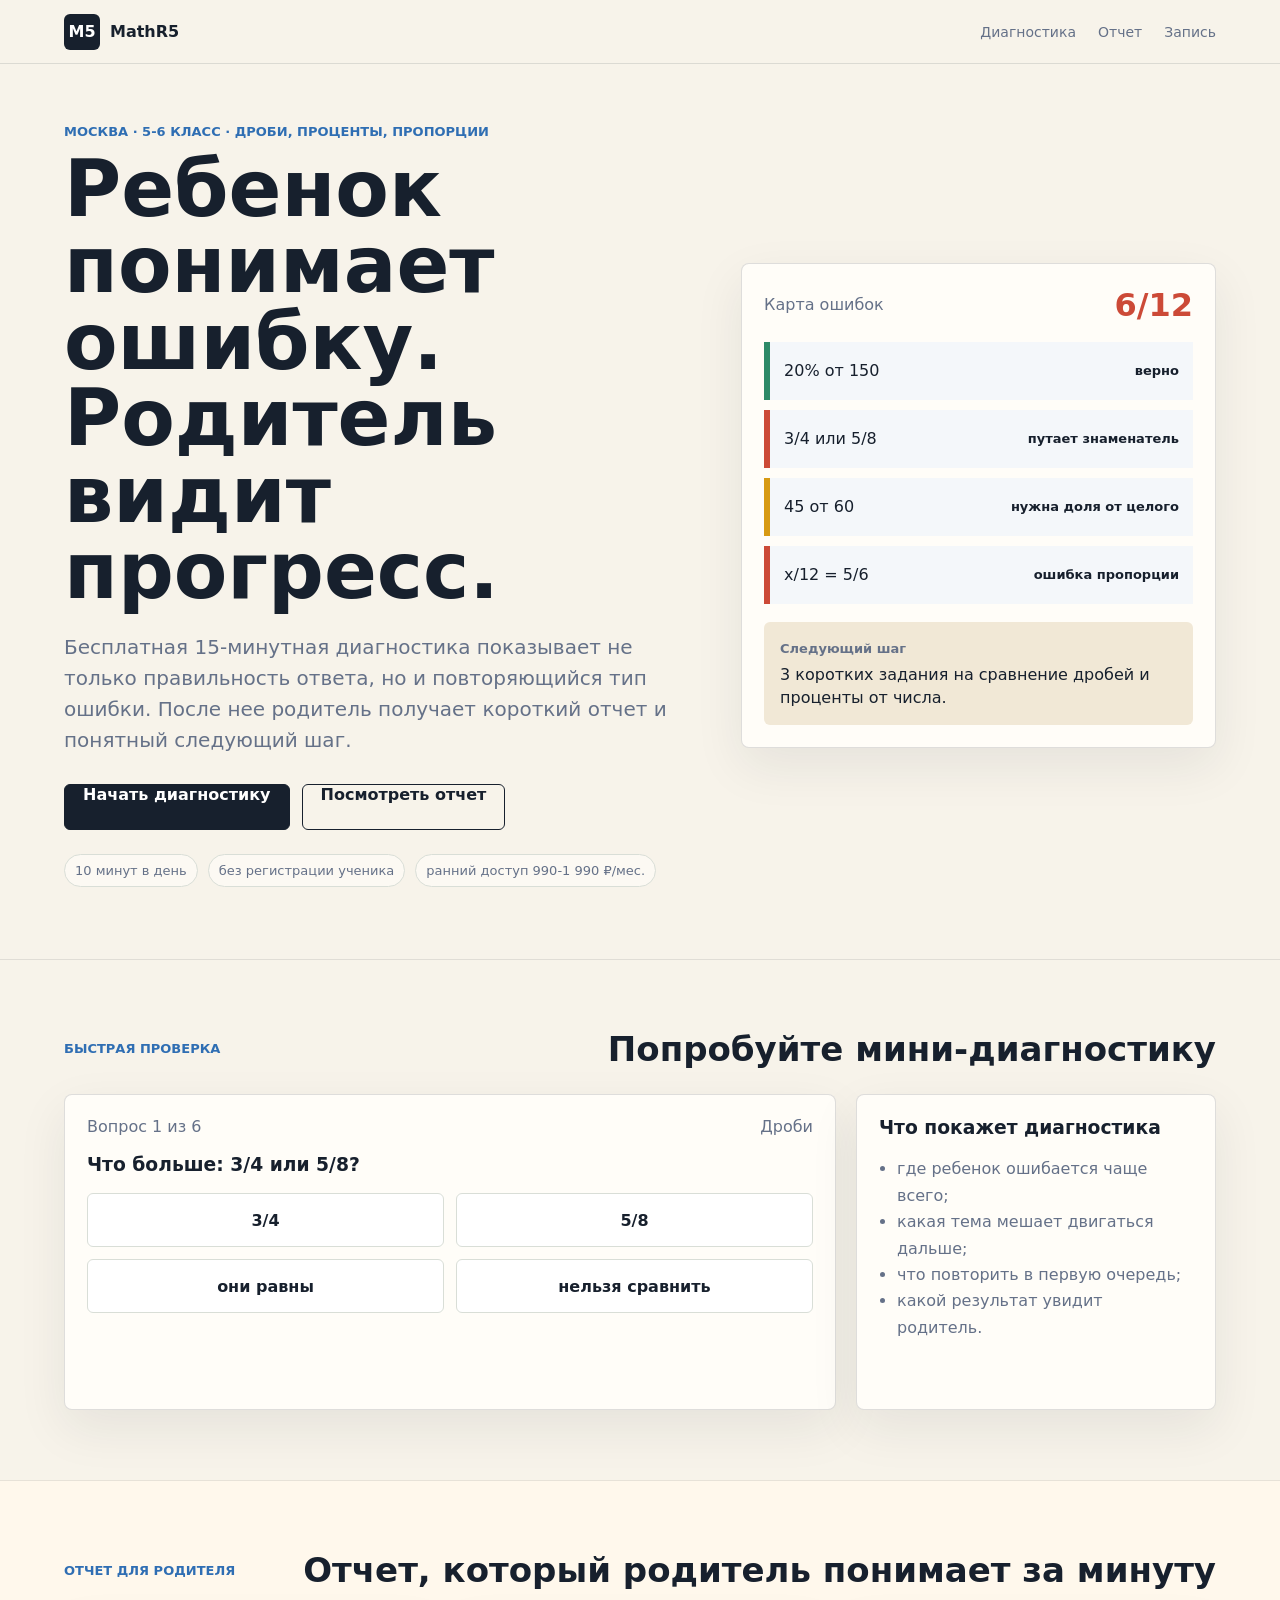
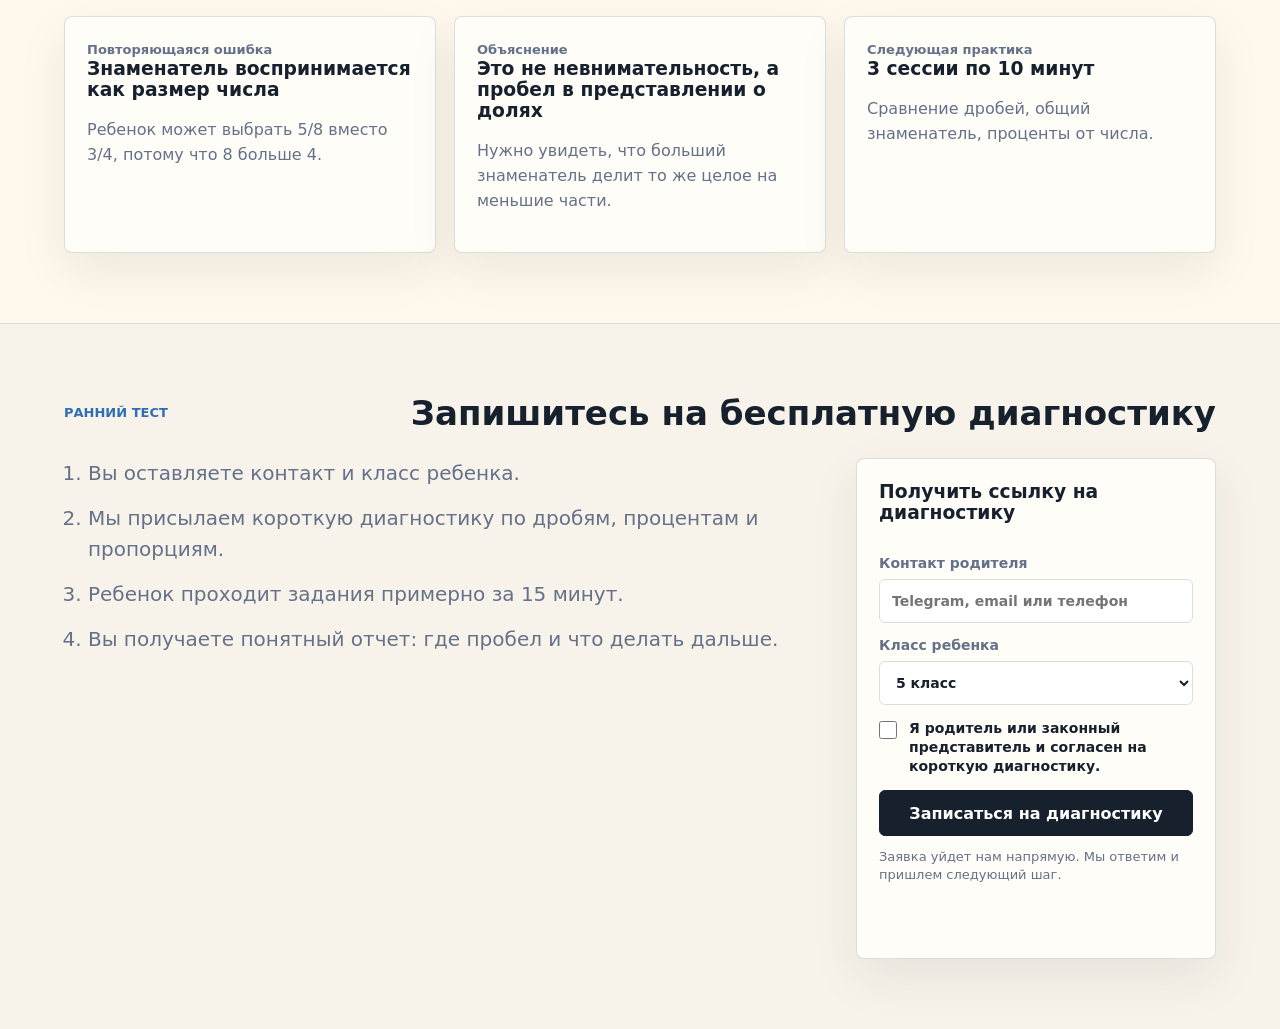
<file: index.html>
<!doctype html>
<html lang="ru">
  <head>
    <meta charset="utf-8" />
    <meta name="viewport" content="width=device-width, initial-scale=1" />
    <title>MathR5 | Диагностика математики 5-6 класс</title>
    <link rel="stylesheet" href="./styles.css" />
  </head>
  <body>
    <header class="topbar">
      <div class="brand">
        <span class="brand-mark">М5</span>
        <span>MathR5</span>
      </div>
      <nav aria-label="Навигация">
        <a href="#diagnostic">Диагностика</a>
        <a href="#report">Отчет</a>
        <a href="#signup">Запись</a>
      </nav>
    </header>

    <main>
      <section class="hero">
        <div class="hero-copy">
          <p class="eyebrow">Москва · 5-6 класс · дроби, проценты, пропорции</p>
          <h1>Ребенок понимает ошибку. Родитель видит прогресс.</h1>
          <p class="lead">
            Бесплатная 15-минутная диагностика показывает не только правильность ответа,
            но и повторяющийся тип ошибки. После нее родитель получает короткий отчет
            и понятный следующий шаг.
          </p>
          <div class="actions">
            <a class="button primary" href="#diagnostic">Начать диагностику</a>
            <a class="button secondary" href="#report">Посмотреть отчет</a>
          </div>
          <div class="trust-row" aria-label="Ключевые условия">
            <span>10 минут в день</span>
            <span>без регистрации ученика</span>
            <span>ранний доступ 990-1 990 ₽/мес.</span>
          </div>
        </div>

        <div class="product-visual" aria-label="Пример карты ошибок">
          <div class="visual-header">
            <span>Карта ошибок</span>
            <strong>6/12</strong>
          </div>
          <div class="skill-map">
            <div class="skill-row strong">
              <span>20% от 150</span>
              <b>верно</b>
            </div>
            <div class="skill-row weak">
              <span>3/4 или 5/8</span>
              <b>путает знаменатель</b>
            </div>
            <div class="skill-row medium">
              <span>45 от 60</span>
              <b>нужна доля от целого</b>
            </div>
            <div class="skill-row weak">
              <span>x/12 = 5/6</span>
              <b>ошибка пропорции</b>
            </div>
          </div>
          <div class="mini-report">
            <span>Следующий шаг</span>
            <p>3 коротких задания на сравнение дробей и проценты от числа.</p>
          </div>
        </div>
      </section>

      <section class="band" id="diagnostic">
        <div class="section-head">
          <p class="eyebrow">Быстрая проверка</p>
          <h2>Попробуйте мини-диагностику</h2>
        </div>
        <div class="diagnostic-shell">
          <div class="question-panel">
            <div class="progress">
              <span id="stepLabel">Вопрос 1 из 6</span>
              <span id="topicLabel">Дроби</span>
            </div>
            <h3 id="questionText">Что больше: 3/4 или 5/8?</h3>
            <div id="answers" class="answers" aria-label="Варианты ответа"></div>
            <div id="feedback" class="feedback" aria-live="polite"></div>
          </div>
          <aside class="diagnostic-side">
            <h3>Что покажет диагностика</h3>
            <ul>
              <li>где ребенок ошибается чаще всего;</li>
              <li>какая тема мешает двигаться дальше;</li>
              <li>что повторить в первую очередь;</li>
              <li>какой результат увидит родитель.</li>
            </ul>
          </aside>
        </div>
      </section>

      <section class="band light" id="report">
        <div class="section-head">
          <p class="eyebrow">Отчет для родителя</p>
          <h2>Отчет, который родитель понимает за минуту</h2>
        </div>
        <div class="report-grid">
          <article>
            <span>Повторяющаяся ошибка</span>
            <h3>Знаменатель воспринимается как размер числа</h3>
            <p>Ребенок может выбрать 5/8 вместо 3/4, потому что 8 больше 4.</p>
          </article>
          <article>
            <span>Объяснение</span>
            <h3>Это не невнимательность, а пробел в представлении о долях</h3>
            <p>Нужно увидеть, что больший знаменатель делит то же целое на меньшие части.</p>
          </article>
          <article>
            <span>Следующая практика</span>
            <h3>3 сессии по 10 минут</h3>
            <p>Сравнение дробей, общий знаменатель, проценты от числа.</p>
          </article>
        </div>
      </section>

      <section class="band" id="signup">
        <div class="section-head">
          <p class="eyebrow">Ранний тест</p>
          <h2>Запишитесь на бесплатную диагностику</h2>
        </div>
        <div class="practice-layout">
          <div>
            <ol class="steps">
              <li>Вы оставляете контакт и класс ребенка.</li>
              <li>Мы присылаем короткую диагностику по дробям, процентам и пропорциям.</li>
              <li>Ребенок проходит задания примерно за 15 минут.</li>
              <li>Вы получаете понятный отчет: где пробел и что делать дальше.</li>
            </ol>
          </div>
          <form class="waitlist" id="waitlistForm" action="https://flowform.to/submit" method="POST">
            <input type="hidden" name="_to" value="n.volkovsky@gmail.com" />
            <input type="hidden" name="_subject" value="Новая заявка MathR5" />
            <input type="hidden" name="_next" id="nextUrl" value="https://nvolkovsky1.github.io/mathR5/thanks.html" />
            <input type="hidden" name="Источник" id="sourceField" value="прямой переход" />
            <h3>Получить ссылку на диагностику</h3>
            <label>
              Контакт родителя
              <input name="Контакт родителя" placeholder="Telegram, email или телефон" required />
            </label>
            <label>
              Класс ребенка
              <select name="Класс ребенка">
                <option>5 класс</option>
                <option>6 класс</option>
              </select>
            </label>
            <label class="consent-row">
              <input name="Согласие родителя" type="checkbox" value="да" required />
              <span>Я родитель или законный представитель и согласен на короткую диагностику.</span>
            </label>
            <button type="submit">Записаться на диагностику</button>
            <p class="small-note">Заявка уйдет нам напрямую. Мы ответим и пришлем следующий шаг.</p>
            <p id="formNote" class="form-note" aria-live="polite"></p>
          </form>
        </div>
      </section>
    </main>

    <script src="./app.js"></script>
  </body>
</html>
</file>
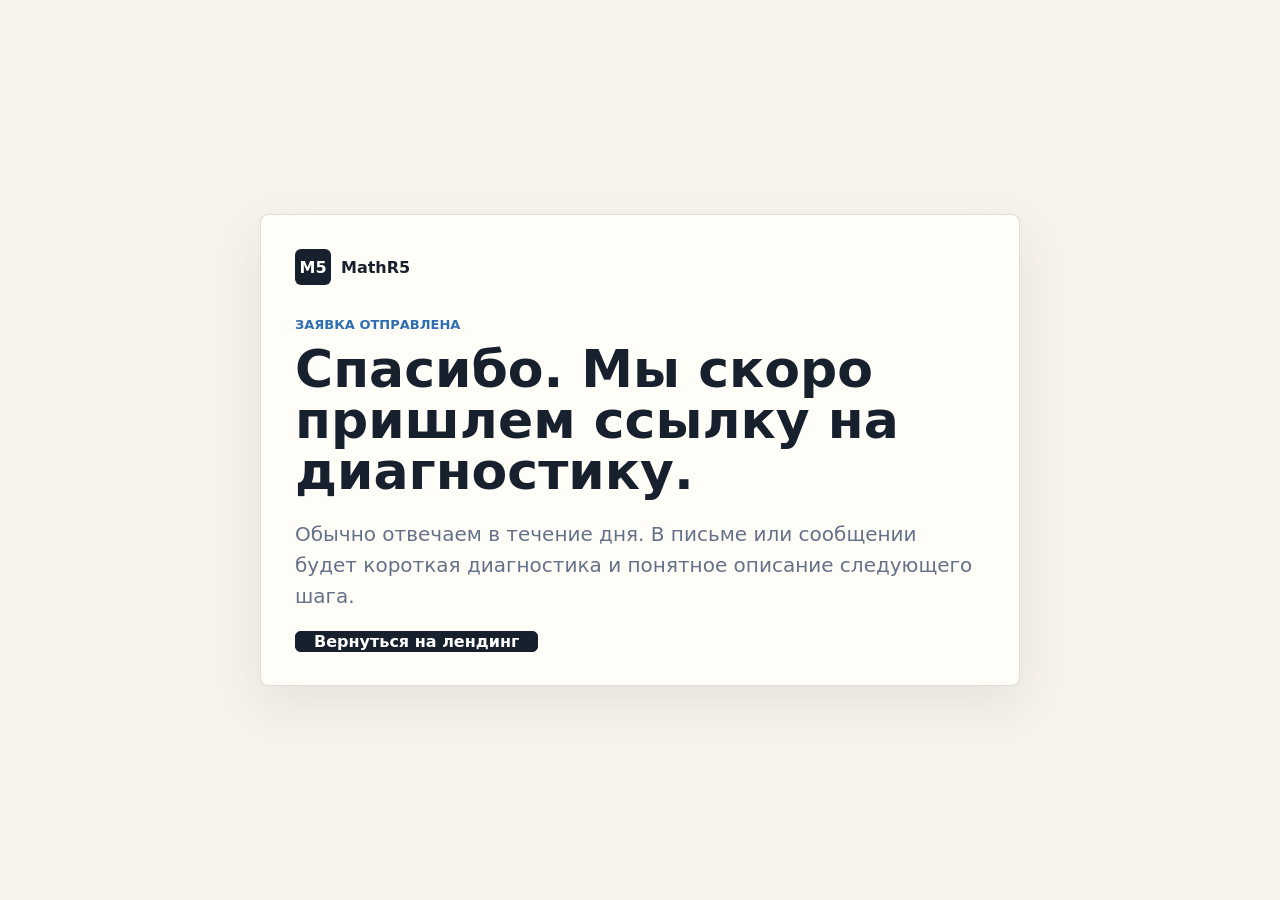
<file: thanks.html>
<!doctype html>
<html lang="ru">
  <head>
    <meta charset="utf-8" />
    <meta name="viewport" content="width=device-width, initial-scale=1" />
    <title>MathR5 | Заявка отправлена</title>
    <link rel="stylesheet" href="./styles.css" />
  </head>
  <body>
    <main class="thanks-page">
      <section class="thanks-card">
        <div class="brand">
          <span class="brand-mark">М5</span>
          <span>MathR5</span>
        </div>
        <p class="eyebrow">Заявка отправлена</p>
        <h1>Спасибо. Мы скоро пришлем ссылку на диагностику.</h1>
        <p class="lead">
          Обычно отвечаем в течение дня. В письме или сообщении будет короткая диагностика
          и понятное описание следующего шага.
        </p>
        <a class="button primary" href="./index.html">Вернуться на лендинг</a>
      </section>
    </main>
  </body>
</html>
</file>
<file: styles.css>
:root {
  --ink: #17202d;
  --muted: #657188;
  --line: #d9ded7;
  --paper: #f7f3ea;
  --white: #fffdf8;
  --blue: #2f6eb3;
  --red: #cc4a37;
  --green: #2d8a68;
  --amber: #d79a13;
  --violet: #7256a8;
}

* {
  box-sizing: border-box;
}

body {
  margin: 0;
  color: var(--ink);
  background: var(--paper);
  font-family: Inter, ui-sans-serif, system-ui, -apple-system, BlinkMacSystemFont, "Segoe UI", sans-serif;
  overflow-x: hidden;
}

a {
  color: inherit;
}

.topbar {
  position: sticky;
  top: 0;
  z-index: 10;
  display: flex;
  align-items: center;
  justify-content: space-between;
  min-height: 64px;
  padding: 0 5vw;
  border-bottom: 1px solid rgba(23, 32, 45, 0.12);
  background: rgba(247, 243, 234, 0.96);
  backdrop-filter: blur(10px);
}

.brand,
nav,
.actions,
.trust-row {
  display: flex;
  align-items: center;
}

.brand {
  gap: 10px;
  font-weight: 800;
}

.brand-mark {
  display: inline-grid;
  place-items: center;
  width: 36px;
  height: 36px;
  color: #fff;
  background: var(--ink);
  border-radius: 6px;
}

nav {
  gap: 22px;
  color: var(--muted);
  font-size: 14px;
}

nav a {
  text-decoration: none;
}

.hero {
  display: grid;
  grid-template-columns: minmax(0, 1.02fr) minmax(320px, 0.78fr);
  gap: 56px;
  align-items: center;
  min-height: calc(100vh - 64px);
  padding: 60px 5vw 72px;
}

.hero-copy {
  min-width: 0;
  max-width: 100%;
}

.eyebrow {
  margin: 0 0 12px;
  color: var(--blue);
  font-size: 13px;
  font-weight: 800;
  letter-spacing: 0;
  text-transform: uppercase;
  overflow-wrap: anywhere;
}

h1,
h2,
h3,
p {
  margin-top: 0;
}

h1 {
  max-width: 760px;
  margin-bottom: 22px;
  font-size: clamp(44px, 7vw, 78px);
  line-height: 0.98;
  letter-spacing: 0;
}

h2 {
  margin-bottom: 0;
  font-size: 34px;
  line-height: 1.12;
  letter-spacing: 0;
}

.lead {
  max-width: 680px;
  color: var(--muted);
  font-size: 20px;
  line-height: 1.55;
  overflow-wrap: anywhere;
}

.actions {
  gap: 12px;
  margin-top: 28px;
  flex-wrap: wrap;
}

.button,
button {
  min-height: 46px;
  padding: 0 18px;
  border: 1px solid var(--ink);
  border-radius: 6px;
  cursor: pointer;
  font: inherit;
  font-weight: 800;
  text-decoration: none;
}

.primary,
button {
  color: #fff;
  background: var(--ink);
}

.secondary {
  background: transparent;
}

.trust-row {
  gap: 10px;
  margin-top: 24px;
  flex-wrap: wrap;
}

.trust-row span {
  padding: 8px 10px;
  border: 1px solid var(--line);
  border-radius: 999px;
  color: var(--muted);
  background: rgba(255, 253, 248, 0.68);
  font-size: 13px;
}

.product-visual,
.question-panel,
.diagnostic-side,
.report-grid article,
.waitlist {
  min-width: 0;
  border: 1px solid rgba(23, 32, 45, 0.14);
  border-radius: 8px;
  background: var(--white);
  box-shadow: 0 18px 50px rgba(23, 32, 45, 0.08);
}

.product-visual {
  padding: 22px;
}

.visual-header,
.progress {
  display: flex;
  align-items: center;
  justify-content: space-between;
  margin-bottom: 18px;
  color: var(--muted);
}

.visual-header strong {
  color: var(--red);
  font-size: 32px;
}

.skill-map {
  display: grid;
  gap: 10px;
}

.skill-row {
  display: grid;
  grid-template-columns: 1fr auto;
  gap: 16px;
  align-items: center;
  min-height: 58px;
  padding: 14px;
  border-left: 6px solid var(--blue);
  background: #f4f7fa;
}

.skill-row b {
  font-size: 13px;
}

.skill-row.strong {
  border-color: var(--green);
}

.skill-row.medium {
  border-color: var(--amber);
}

.skill-row.weak {
  border-color: var(--red);
}

.mini-report {
  margin-top: 18px;
  padding: 16px;
  background: #f1e8d6;
  border-radius: 6px;
}

.mini-report span,
.report-grid span {
  color: var(--muted);
  font-size: 13px;
  font-weight: 800;
}

.mini-report p {
  margin: 6px 0 0;
  line-height: 1.45;
}

.band {
  padding: 70px 5vw;
  border-top: 1px solid rgba(23, 32, 45, 0.1);
}

.band.light {
  background: #fff8ec;
}

.section-head {
  display: flex;
  align-items: end;
  justify-content: space-between;
  gap: 28px;
  margin-bottom: 26px;
}

.diagnostic-shell,
.practice-layout {
  display: grid;
  grid-template-columns: minmax(0, 1fr) 360px;
  gap: 20px;
}

.question-panel,
.diagnostic-side,
.waitlist {
  padding: 22px;
}

.answers {
  display: grid;
  grid-template-columns: repeat(2, minmax(0, 1fr));
  gap: 12px;
  margin-top: 18px;
}

.answer {
  min-height: 54px;
  border-color: var(--line);
  background: #fff;
  color: var(--ink);
}

.answer.correct {
  border-color: var(--green);
  color: var(--green);
}

.answer.wrong {
  border-color: var(--red);
  color: var(--red);
}

.feedback {
  min-height: 56px;
  margin-top: 18px;
  color: var(--muted);
  line-height: 1.45;
}

.diagnostic-side ul {
  margin: 0;
  padding-left: 18px;
  color: var(--muted);
  line-height: 1.65;
}

.report-grid {
  display: grid;
  grid-template-columns: repeat(3, minmax(0, 1fr));
  gap: 18px;
}

.report-grid article {
  padding: 22px;
}

.report-grid p,
.steps {
  color: var(--muted);
  line-height: 1.55;
}

.steps {
  margin: 0;
  padding-left: 24px;
  font-size: 20px;
}

.steps li + li {
  margin-top: 14px;
}

.waitlist {
  display: grid;
  gap: 14px;
}

label {
  display: grid;
  gap: 8px;
  color: var(--muted);
  font-size: 14px;
  font-weight: 700;
}

input,
select {
  width: 100%;
  min-height: 44px;
  padding: 0 12px;
  border: 1px solid var(--line);
  border-radius: 6px;
  background: #fff;
  color: var(--ink);
  font: inherit;
}

.consent-row {
  grid-template-columns: 20px 1fr;
  align-items: start;
  gap: 10px;
  color: var(--ink);
  font-weight: 600;
  line-height: 1.35;
}

.consent-row input {
  width: 18px;
  min-height: 18px;
  margin: 2px 0 0;
}

.small-note {
  margin: -2px 0 0;
  color: var(--muted);
  font-size: 13px;
  line-height: 1.4;
}

.form-note {
  min-height: 22px;
  color: var(--green);
  font-weight: 800;
}

.thanks-page {
  display: grid;
  min-height: 100vh;
  place-items: center;
  padding: 32px 5vw;
}

.thanks-card {
  width: min(760px, 100%);
  padding: 34px;
  border: 1px solid rgba(23, 32, 45, 0.14);
  border-radius: 8px;
  background: var(--white);
  box-shadow: 0 18px 50px rgba(23, 32, 45, 0.08);
}

.thanks-card .brand {
  margin-bottom: 32px;
}

.thanks-card h1 {
  font-size: 52px;
}

@media (max-width: 900px) {
  .topbar {
    align-items: flex-start;
    flex-direction: column;
    gap: 12px;
    padding: 14px 5vw;
  }

  nav {
    width: 100%;
    justify-content: flex-start;
    gap: 10px;
    flex-wrap: wrap;
  }

  .hero,
  .diagnostic-shell,
  .practice-layout,
  .report-grid {
    grid-template-columns: 1fr;
  }

  .hero {
    min-height: auto;
    padding-top: 42px;
  }

  h1 {
    font-size: 40px;
    line-height: 1.08;
    overflow-wrap: anywhere;
  }

  .answers {
    grid-template-columns: 1fr;
  }

  .actions {
    align-items: stretch;
    flex-direction: column;
  }

  .button,
  button {
    width: 100%;
    text-align: center;
  }

  .skill-row {
    grid-template-columns: 1fr;
    gap: 6px;
  }

  .lead {
    max-width: 100%;
    font-size: 18px;
  }
}
</file>
